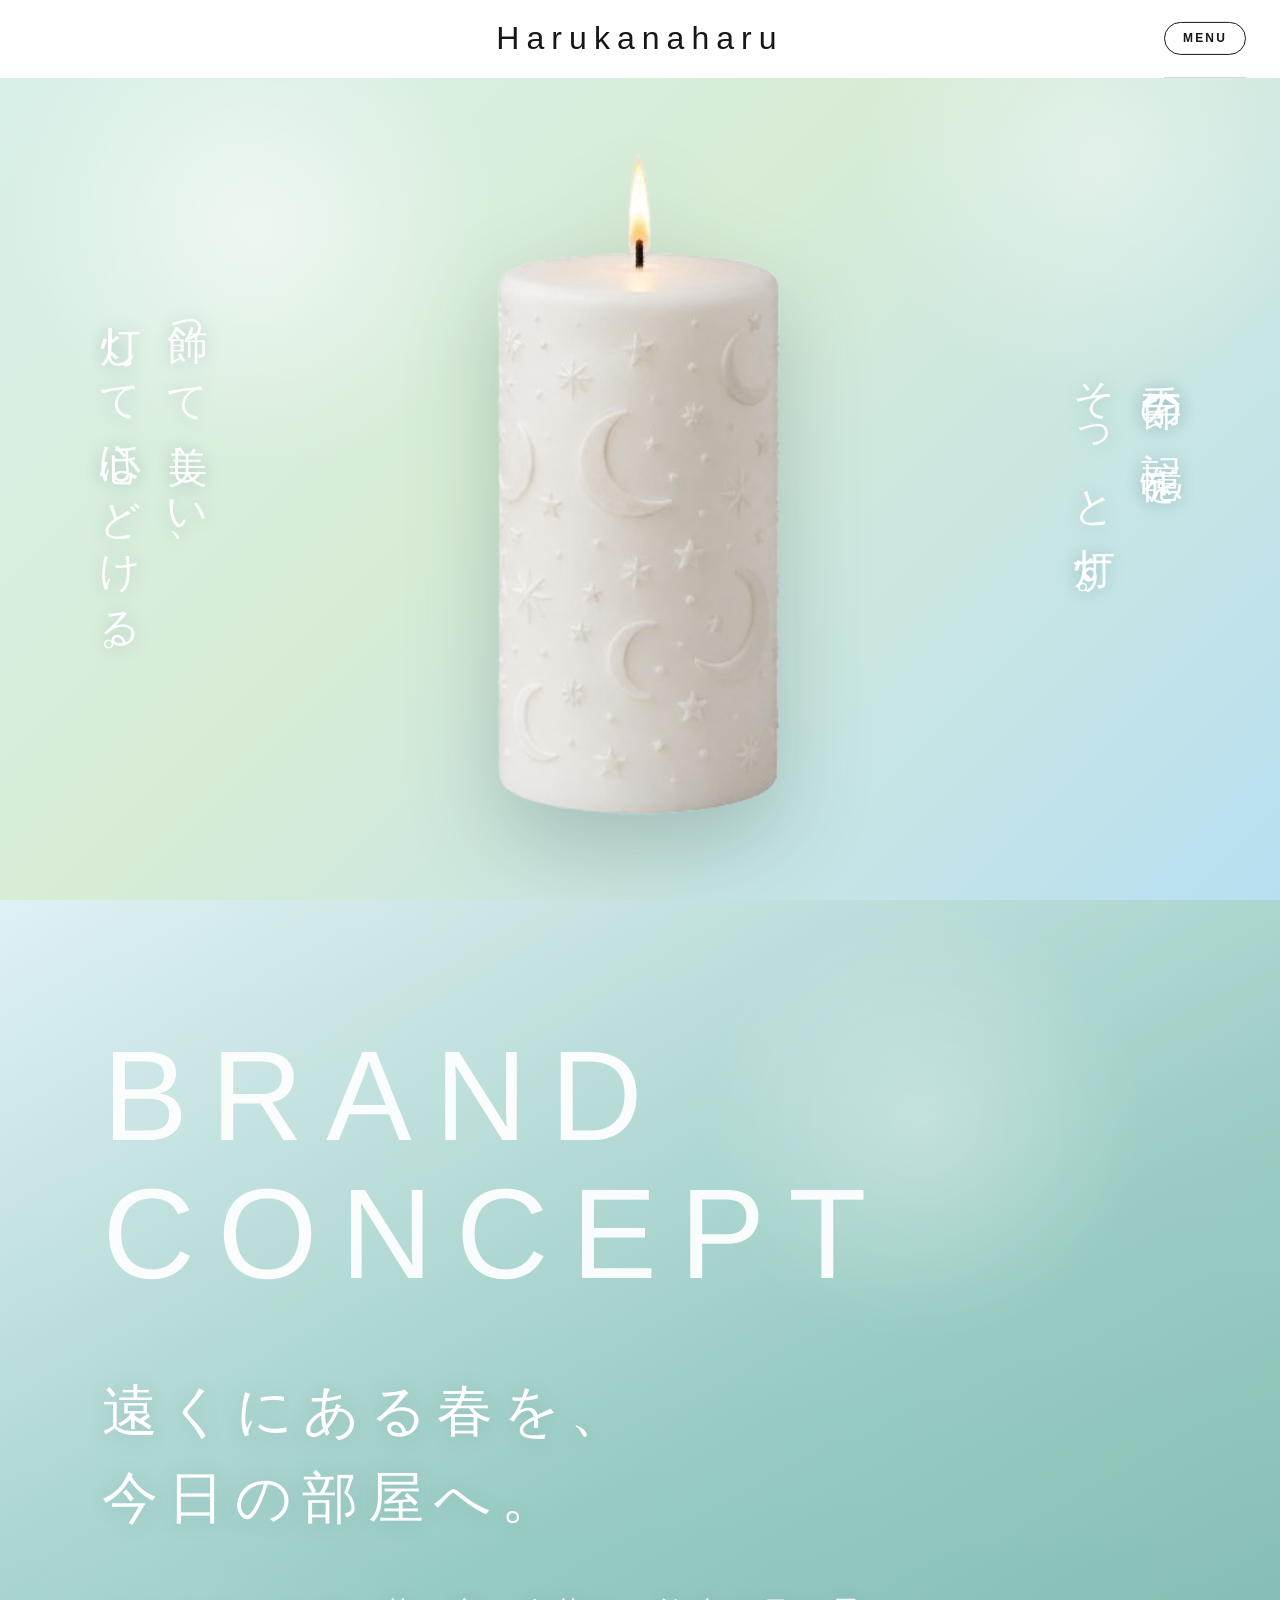
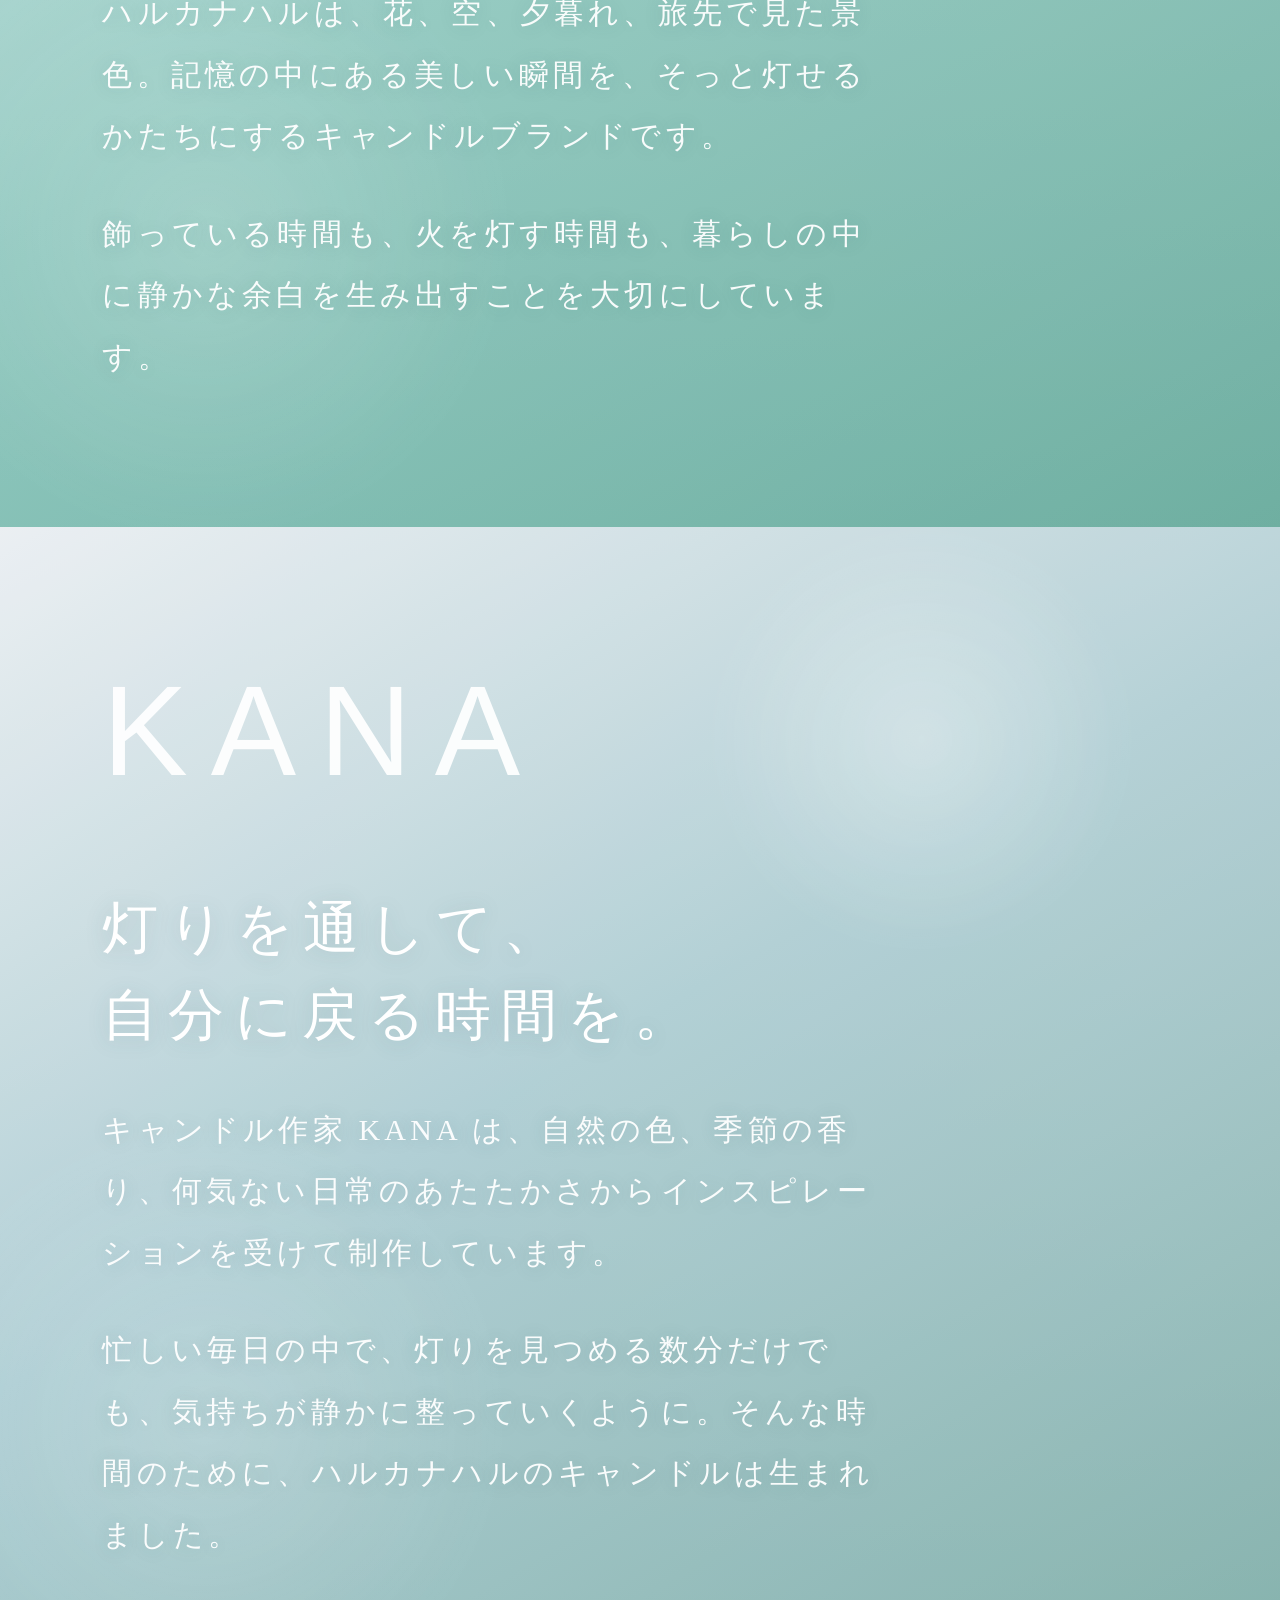
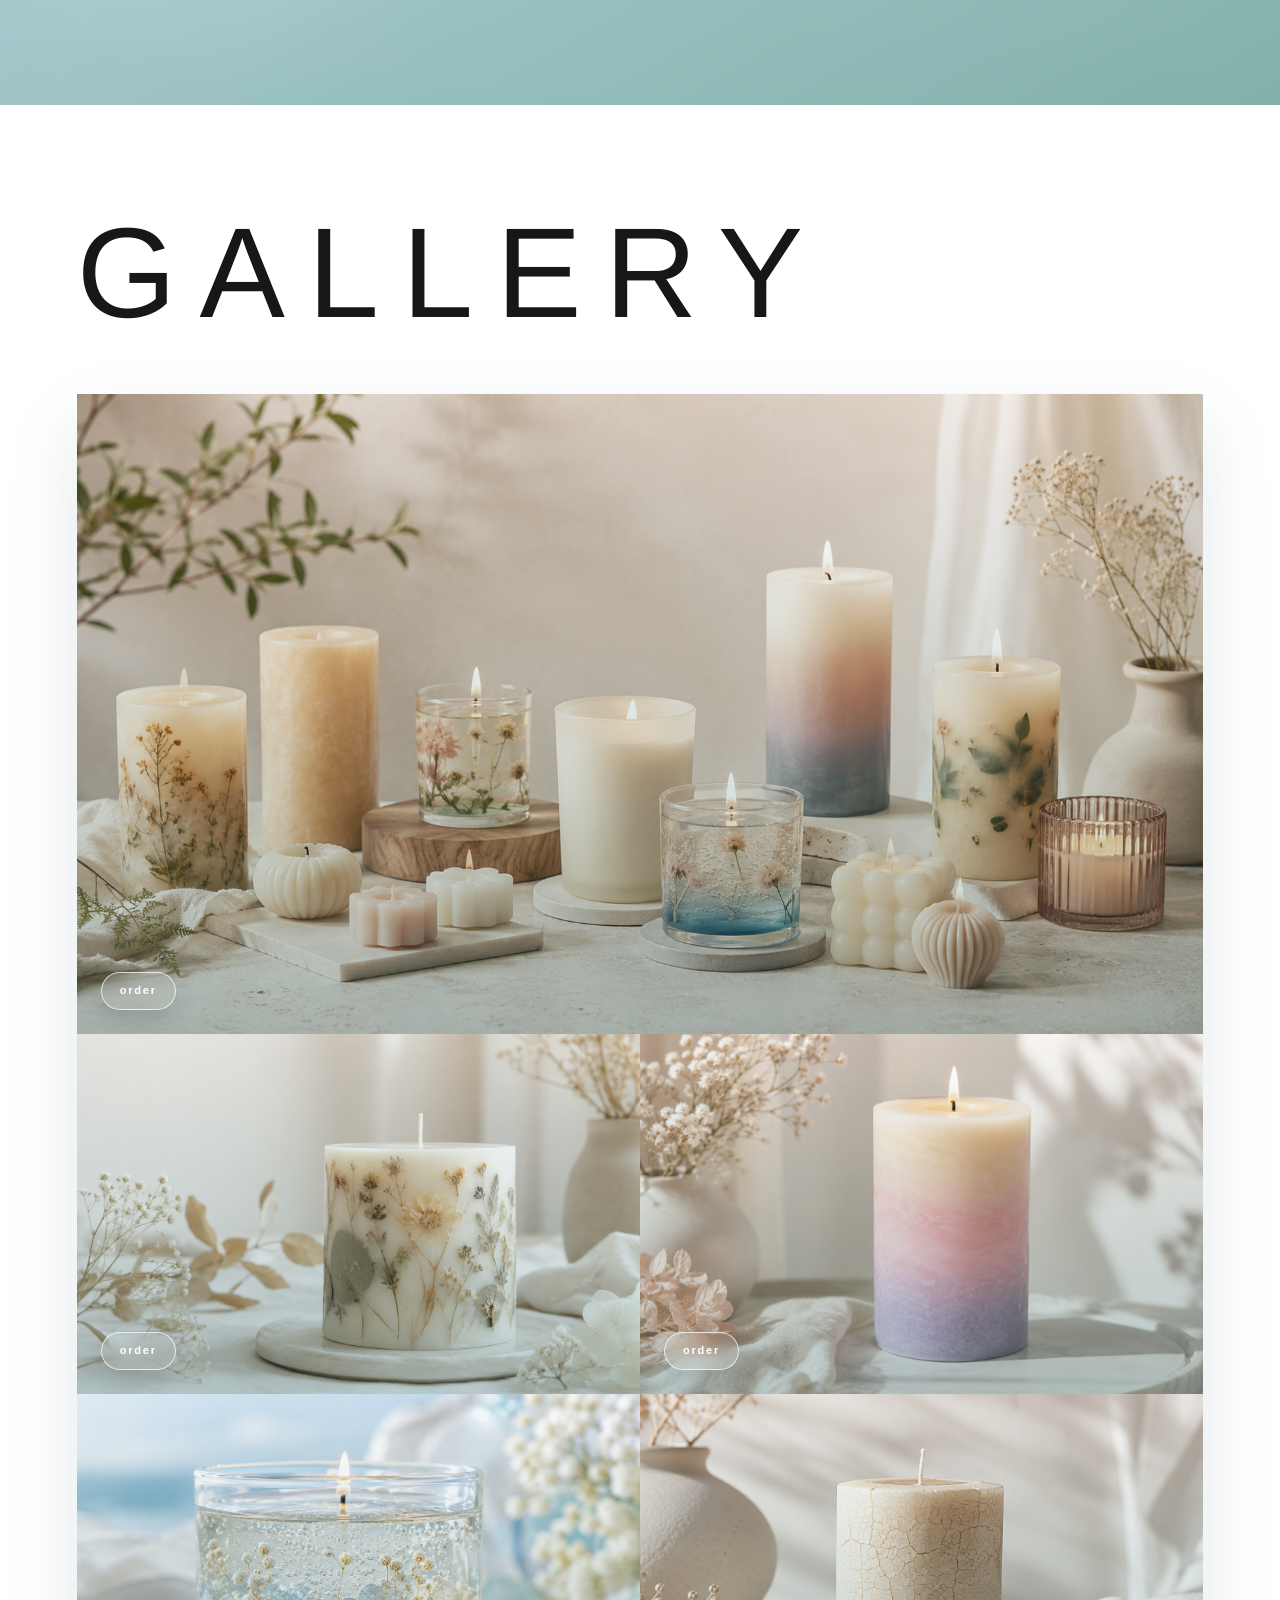
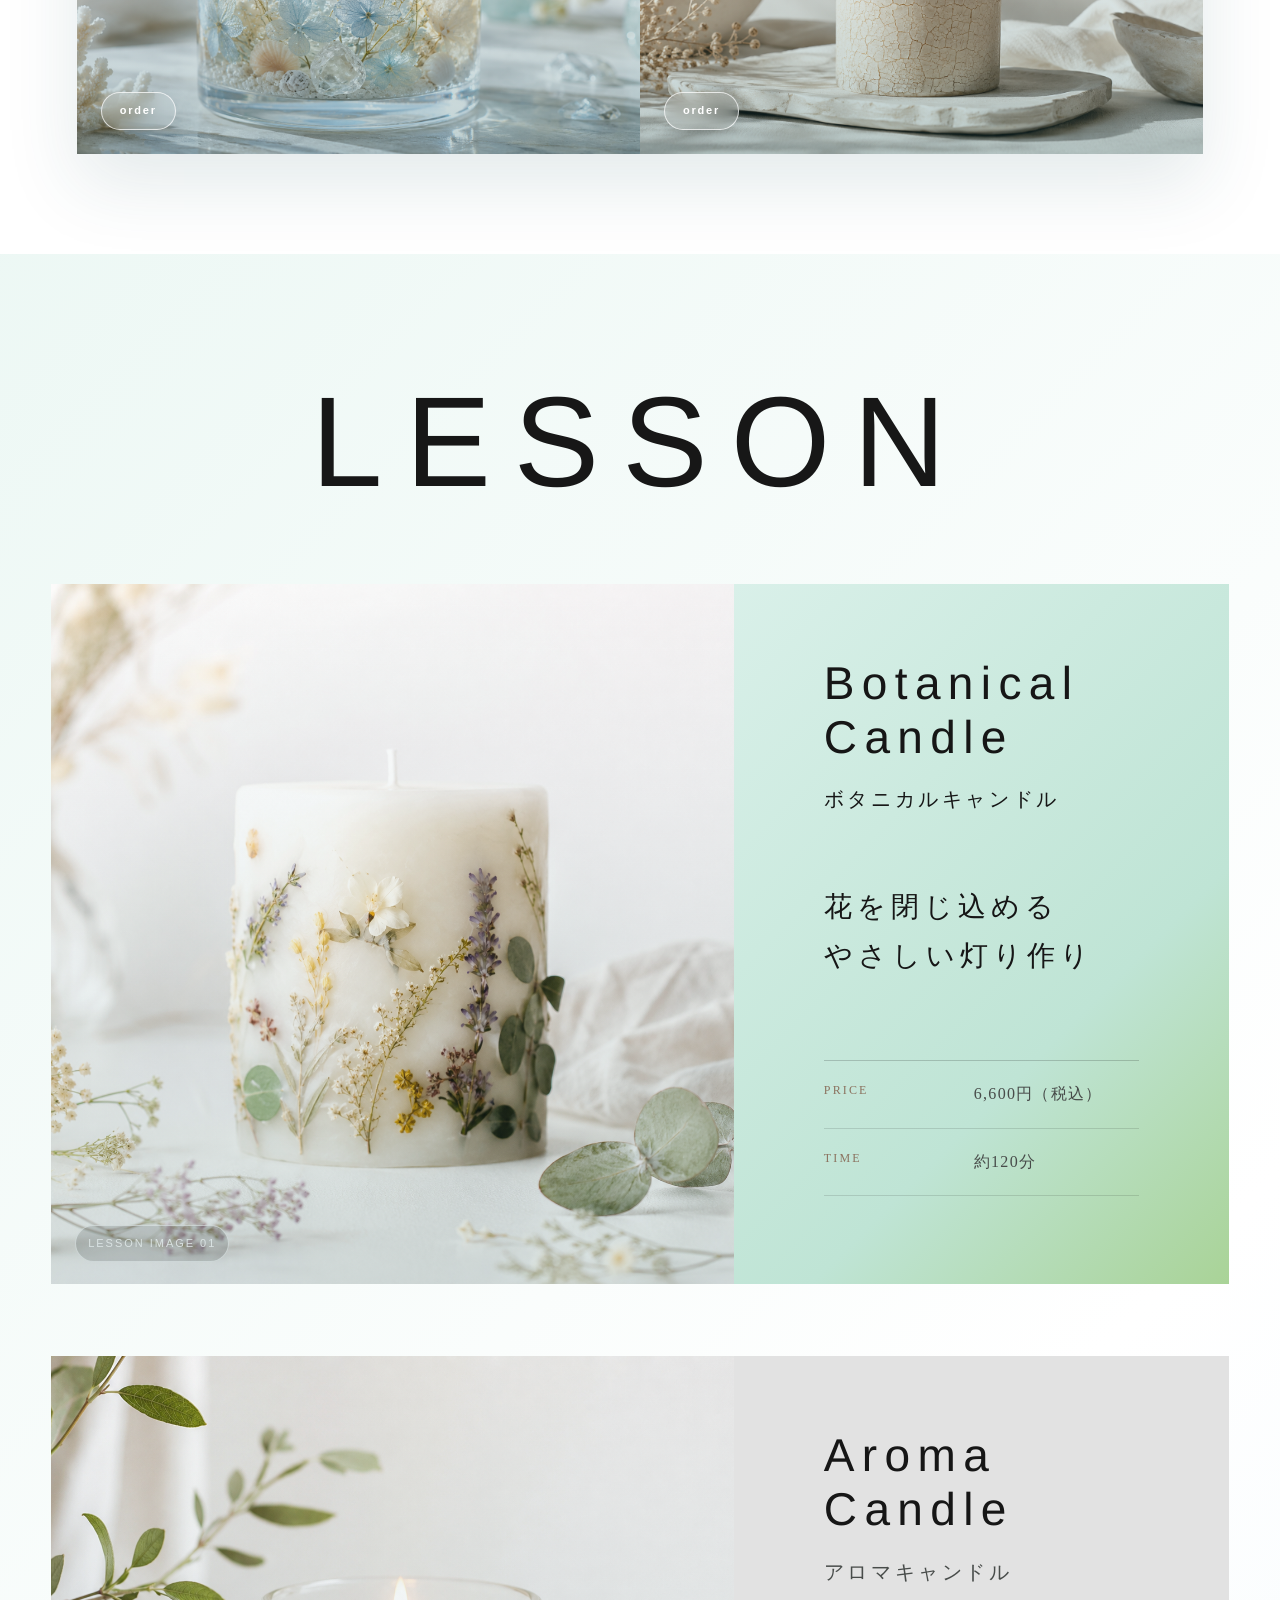
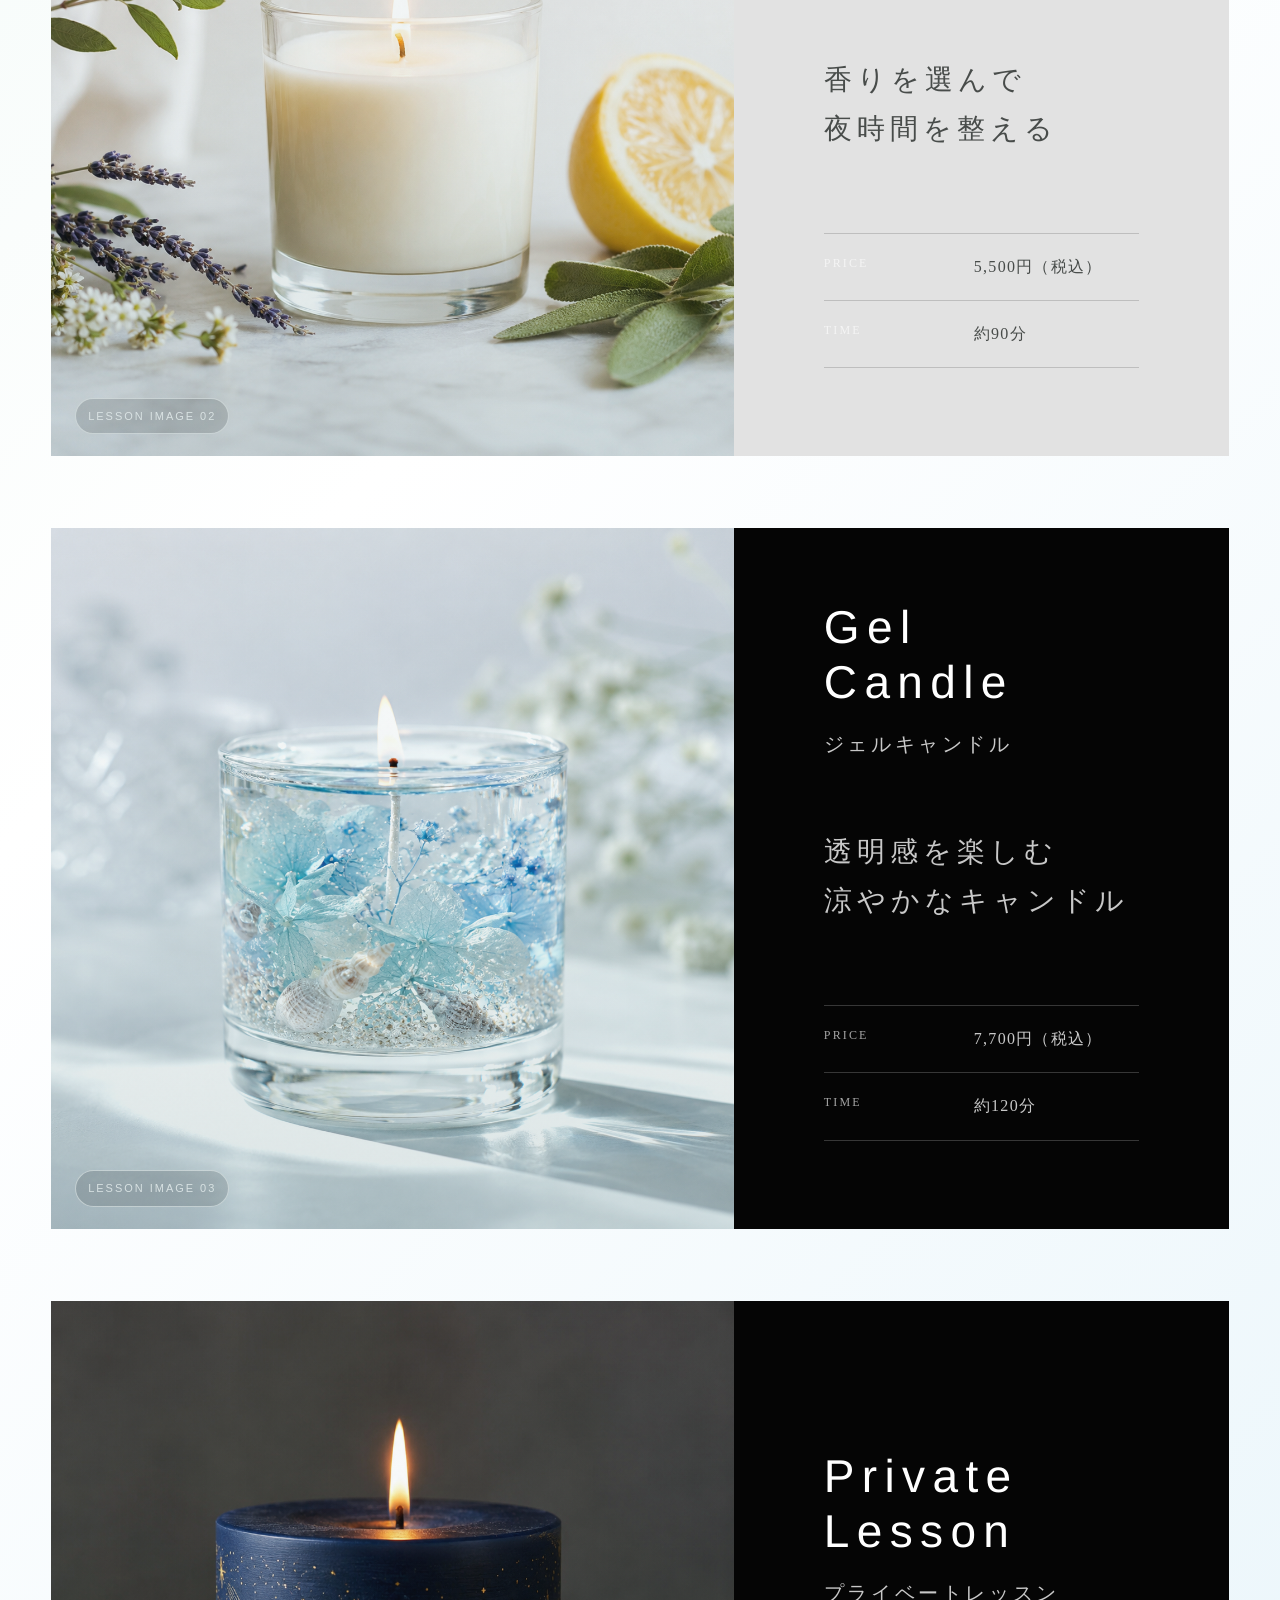
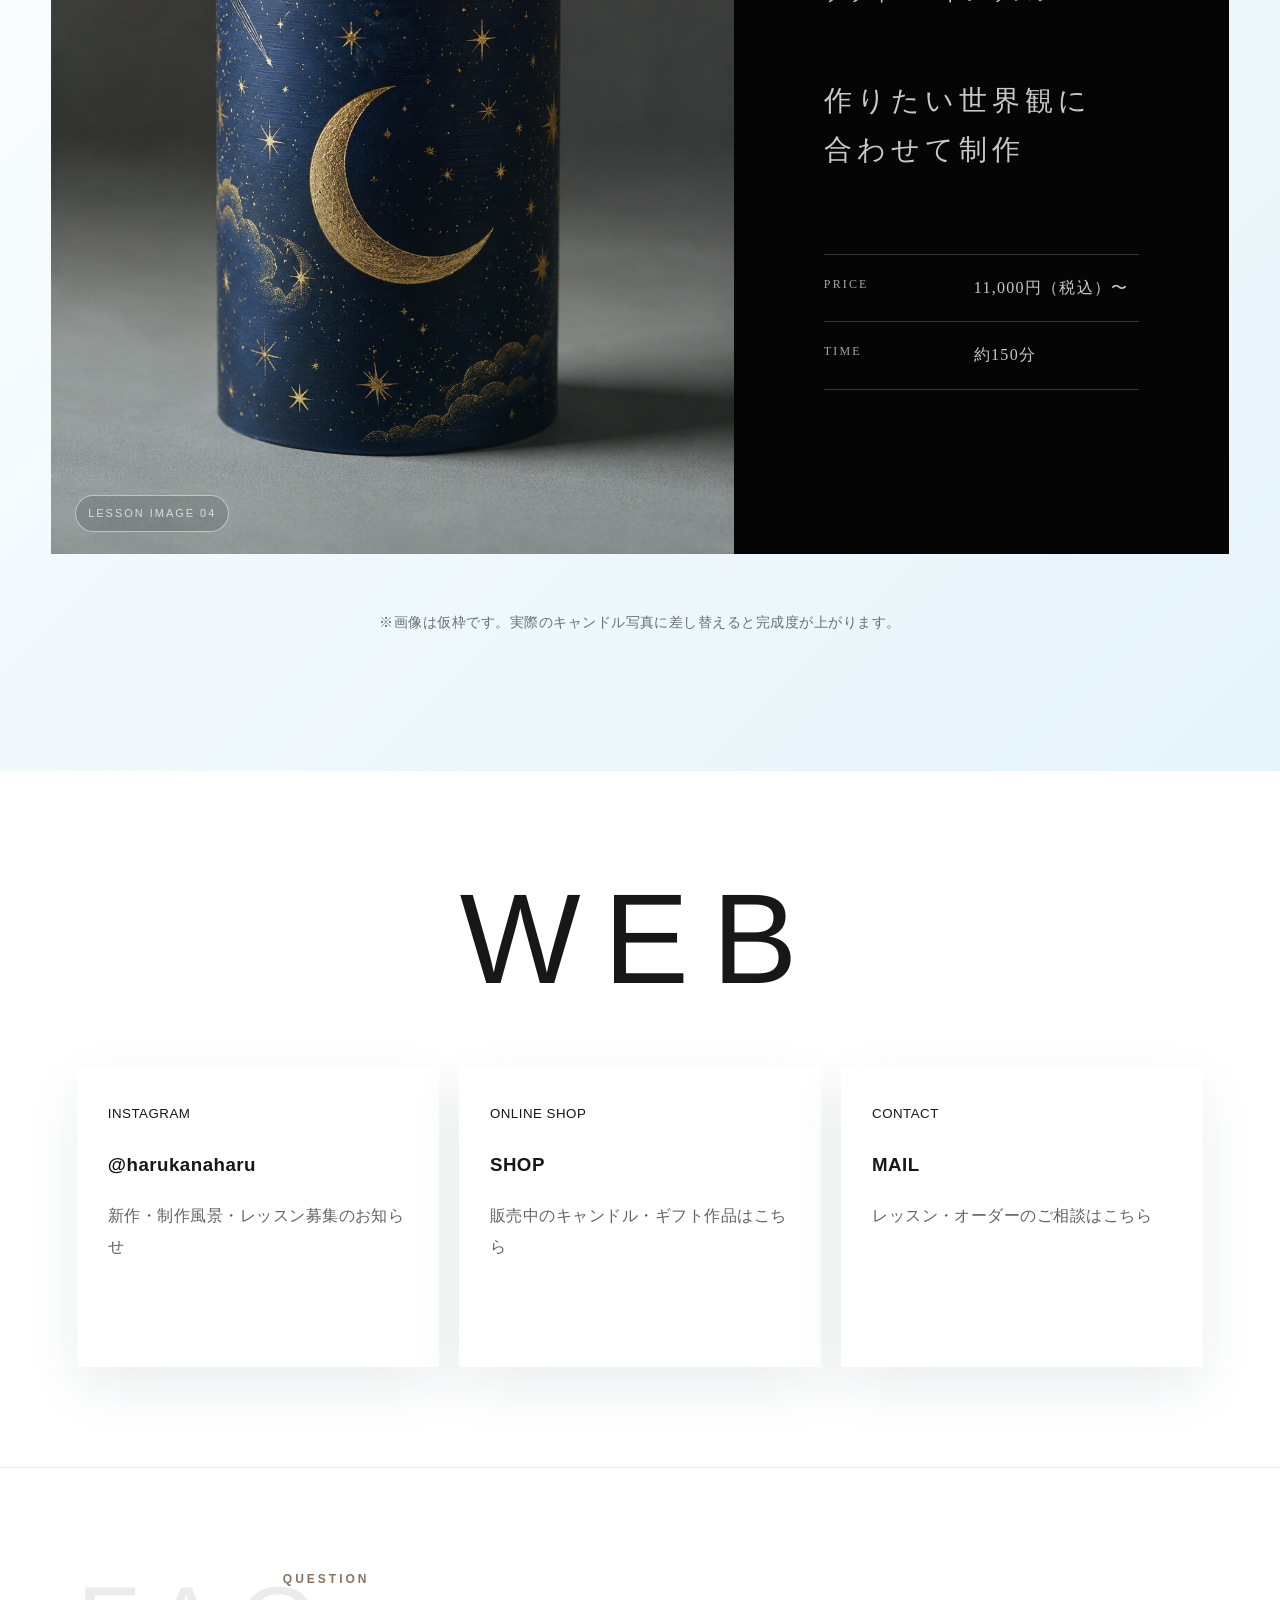
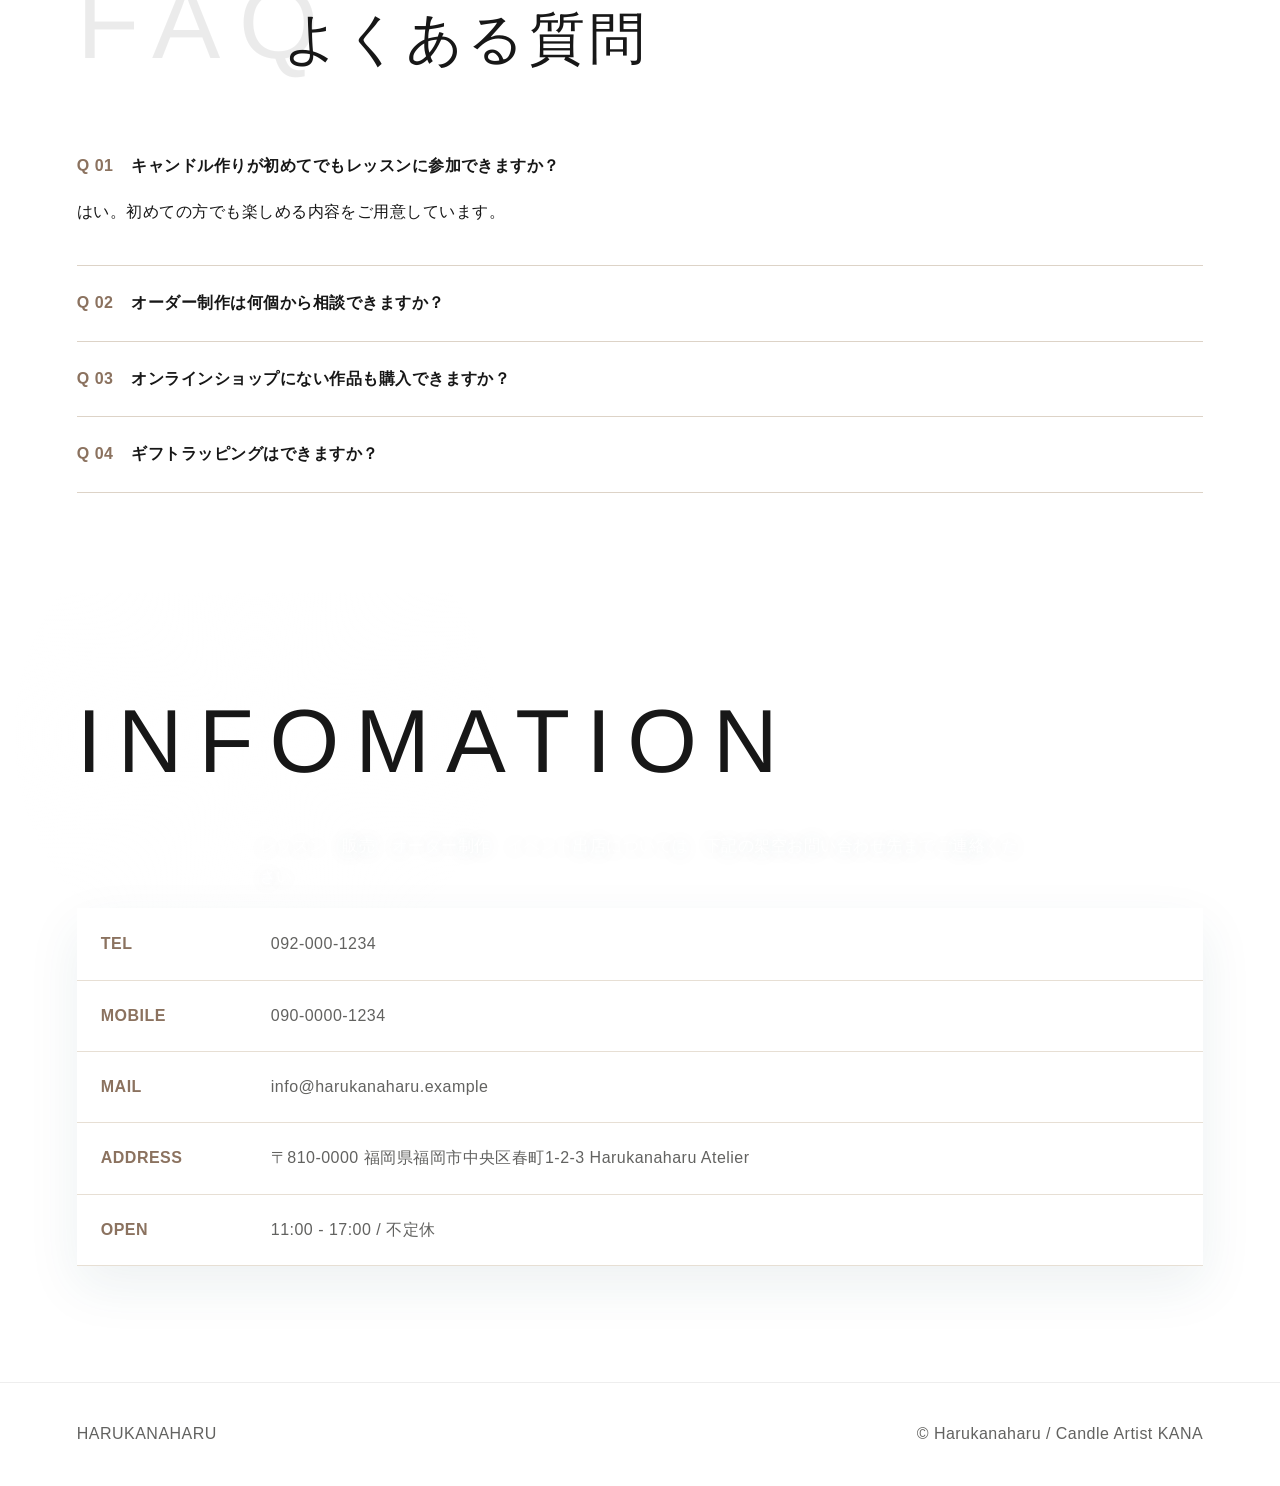
<file: index.html>
<!DOCTYPE html>
<html lang="ja">
<head>
  <meta charset="UTF-8">
  <meta name="viewport" content="width=device-width, initial-scale=1.0">
  <title>ハルカナハル | Candle Artist KANA</title>
  <meta name="description" content="キャンドル作家KANAのブランド、ハルカナハルの公式ミニサイト。作品、レッスン、販売、オーダーをご案内します。">
  <link rel="stylesheet" href="style.css?v=20260525a">
  <link rel="stylesheet" href="concept.css?v=20260525a">
  <link rel="stylesheet" href="lessons.css?v=20260525a">
  <link rel="stylesheet" href="top.css?v=20260525a">
</head>
<body>
  <header class="header">
    <div class="brand-center">Harukanaharu</div>
    <details class="desktop-menu">
      <summary>MENU</summary>
      <nav class="menu-panel" aria-label="ページ内メニュー">
        <a href="#top">TOP</a>
        <a href="#intro">CONCEPT</a>
        <a href="#profile">PROFILE</a>
        <a href="#gallery">GALLERY</a>
        <a href="#service">LESSON</a>
        <a href="#faq">FAQ</a>
        <a href="#links">SHOP</a>
      </nav>
    </details>
  </header>

  <main>
    <section class="hero" id="top">
      <div class="hero-stage">
        <p class="vertical left">飾って美しい、<br>灯して心ほどける。</p>
        <div class="hero-candle natural-candle">
          <img src="images/harukanaharu01.png" alt="ハルカナハルの白いキャンドル" fetchpriority="high">
        </div>
        <p class="vertical right">季節の記憶を、<br>そっと灯す。</p>
      </div>
      <div class="hero-bottom">
        <div class="eyebrow">CANDLE ARTIST KANA</div>
        <h1 class="catch">灯す、わたしだけの春。</h1>
        <p class="lead">日々の景色に、やわらかな灯りを。キャンドル作家 KANA が届ける、静かな春のようなキャンドルブランド。</p>
        <div class="buttons">
          <a class="btn dark" href="#gallery">VIEW WORKS</a>
          <a class="btn light" href="#contact">CONTACT</a>
        </div>
      </div>
    </section>

    <section class="concept-panel concept-brand" id="intro">
      <div class="concept-wrap">
        <h2 class="concept-en">BRAND<br>CONCEPT</h2>
        <div class="concept-copy">
          <h3>遠くにある春を、<br>今日の部屋へ。</h3>
          <p>ハルカナハルは、花、空、夕暮れ、旅先で見た景色。記憶の中にある美しい瞬間を、そっと灯せるかたちにするキャンドルブランドです。</p>
          <p>飾っている時間も、火を灯す時間も、暮らしの中に静かな余白を生み出すことを大切にしています。</p>
        </div>
      </div>
    </section>

    <section class="concept-panel concept-profile" id="profile">
      <div class="concept-wrap">
        <h2 class="concept-en">KANA</h2>
        <div class="concept-copy">
          <h3>灯りを通して、<br>自分に戻る時間を。</h3>
          <p>キャンドル作家 KANA は、自然の色、季節の香り、何気ない日常のあたたかさからインスピレーションを受けて制作しています。</p>
          <p>忙しい毎日の中で、灯りを見つめる数分だけでも、気持ちが静かに整っていくように。そんな時間のために、ハルカナハルのキャンドルは生まれました。</p>
        </div>
      </div>
    </section>

    <section class="section dark-section" id="gallery">
      <div class="inner">
        <h2 class="gallery-heading">GALLERY</h2>
        <div class="gallery">
          <article class="work large"><div class="photo" data-label="GALLERY 01"><img src="images/harukanaharu18.png" alt="ボタニカルキャンドル作品" loading="lazy"></div><div class="caption"><strong>BOTANICAL</strong><br><span>季節の花を閉じ込めた灯り</span></div></article>
          <article class="work"><div class="photo" data-label="GALLERY 02"><img src="images/harukanaharu19.png" alt="アロマキャンドル作品" loading="lazy"></div><div class="caption"><strong>AROMA</strong><br><span>香りで整える夜時間</span></div></article>
          <article class="work"><div class="photo" data-label="GALLERY 03"><img src="images/harukanaharu25.png" alt="ギフトキャンドル作品" loading="lazy"></div><div class="caption"><strong>GIFT</strong><br><span>想いを贈るキャンドル</span></div></article>
          <article class="work"><div class="photo" data-label="GALLERY 04"><img src="images/harukanaharu23.png" alt="オーダーとレッスンのキャンドル作品" loading="lazy"></div><div class="caption"><strong>ORDER LESSON</strong><br><span>オーダーとレッスンのご相談</span></div></article>
          <article class="work"><div class="photo" data-label="GALLERY 05"><img src="images/harukanaharu26.png" alt="オーダーキャンドル作品" loading="lazy"></div><div class="caption"><strong>ORDER</strong><br><span>世界にひとつの灯り</span></div></article>
        </div>
      </div>
    </section>

    <section class="lesson-section" id="service">
      <div class="lesson-inner">
        <div class="lesson-top">
          <h2 class="lesson-main-title">LESSON</h2>
        </div>
        <div class="lesson-list">
          <article class="lesson-card">
            <div class="lesson-image" data-label="LESSON IMAGE 01"><img src="images/harukanaharu09.png" alt="ボタニカルキャンドルレッスン"></div>
            <div class="lesson-info">
              <h3 class="lesson-name">Botanical<br>Candle</h3>
              <p class="lesson-jp">ボタニカルキャンドル</p>
              <p class="lesson-copy">花を閉じ込める<br>やさしい灯り作り</p>
              <dl class="lesson-meta">
                <div class="lesson-meta-row"><dt>PRICE</dt><dd>6,600円（税込）</dd></div>
                <div class="lesson-meta-row"><dt>TIME</dt><dd>約120分</dd></div>
              </dl>
            </div>
          </article>
          <article class="lesson-card">
            <div class="lesson-image" data-label="LESSON IMAGE 02"><img src="images/harukanaharu10.png" alt="アロマキャンドルレッスン"></div>
            <div class="lesson-info">
              <h3 class="lesson-name">Aroma<br>Candle</h3>
              <p class="lesson-jp">アロマキャンドル</p>
              <p class="lesson-copy">香りを選んで<br>夜時間を整える</p>
              <dl class="lesson-meta">
                <div class="lesson-meta-row"><dt>PRICE</dt><dd>5,500円（税込）</dd></div>
                <div class="lesson-meta-row"><dt>TIME</dt><dd>約90分</dd></div>
              </dl>
            </div>
          </article>
          <article class="lesson-card">
            <div class="lesson-image" data-label="LESSON IMAGE 03"><img src="images/harukanaharu13.png" alt="ジェルキャンドルレッスン"></div>
            <div class="lesson-info">
              <h3 class="lesson-name">Gel<br>Candle</h3>
              <p class="lesson-jp">ジェルキャンドル</p>
              <p class="lesson-copy">透明感を楽しむ<br>涼やかなキャンドル</p>
              <dl class="lesson-meta">
                <div class="lesson-meta-row"><dt>PRICE</dt><dd>7,700円（税込）</dd></div>
                <div class="lesson-meta-row"><dt>TIME</dt><dd>約120分</dd></div>
              </dl>
            </div>
          </article>
          <article class="lesson-card">
            <div class="lesson-image" data-label="LESSON IMAGE 04"><img src="images/harukanaharu02.png" alt="プライベートレッスン"></div>
            <div class="lesson-info">
              <h3 class="lesson-name">Private<br>Lesson</h3>
              <p class="lesson-jp">プライベートレッスン</p>
              <p class="lesson-copy">作りたい世界観に<br>合わせて制作</p>
              <dl class="lesson-meta">
                <div class="lesson-meta-row"><dt>PRICE</dt><dd>11,000円（税込）〜</dd></div>
                <div class="lesson-meta-row"><dt>TIME</dt><dd>約150分</dd></div>
              </dl>
            </div>
          </article>
        </div>
        <p class="lesson-note">※画像は仮枠です。実際のキャンドル写真に差し替えると完成度が上がります。</p>
      </div>
    </section>

    <section class="section dark-section" id="links">
      <div class="inner">
        <div class="head web-head">
          <h2 class="web-title">WEB</h2>
        </div>
        <div class="links">
          <a class="linkbox" href="https://www.instagram.com/"><small>INSTAGRAM</small><h3>@harukanaharu</h3><p>新作・制作風景・レッスン募集のお知らせ</p></a>
          <a class="linkbox" href="#"><small>ONLINE SHOP</small><h3>SHOP</h3><p>販売中のキャンドル・ギフト作品はこちら</p></a>
          <a class="linkbox" href="#contact"><small>CONTACT</small><h3>MAIL</h3><p>レッスン・オーダーのご相談はこちら</p></a>
        </div>
      </div>
    </section>

    <section class="section" id="faq">
      <div class="inner">
        <div class="head"><div class="en">FAQ</div><div><div class="kicker">QUESTION</div><h2 class="title">よくある質問</h2></div></div>
        <details open><summary><span class="q">Q 01</span>キャンドル作りが初めてでもレッスンに参加できますか？</summary><p>はい。初めての方でも楽しめる内容をご用意しています。</p></details>
        <details><summary><span class="q">Q 02</span>オーダー制作は何個から相談できますか？</summary><p>1点もののギフトから、複数制作までご相談いただけます。</p></details>
        <details><summary><span class="q">Q 03</span>オンラインショップにない作品も購入できますか？</summary><p>在庫状況や制作スケジュールによって対応可能です。</p></details>
        <details><summary><span class="q">Q 04</span>ギフトラッピングはできますか？</summary><p>ギフト用の簡易ラッピングに対応しています。</p></details>
      </div>
    </section>

    <section class="section soft" id="contact">
      <div class="inner contact">
        <div>
          <div class="kicker">CONTACT</div>
          <h2 class="title information-title">INFOMATION</h2>
          <p class="lead">レッスン、販売、オーダー制作、イベント出店については、下記の架空お問い合わせ先までご連絡ください。</p>
        </div>
        <dl class="table">
          <div class="row"><dt>TEL</dt><dd>092-000-1234</dd></div>
          <div class="row"><dt>MOBILE</dt><dd>090-0000-1234</dd></div>
          <div class="row"><dt>MAIL</dt><dd>info@harukanaharu.example</dd></div>
          <div class="row"><dt>ADDRESS</dt><dd>〒810-0000 福岡県福岡市中央区春町1-2-3 Harukanaharu Atelier</dd></div>
          <div class="row"><dt>OPEN</dt><dd>11:00 - 17:00 / 不定休</dd></div>
        </dl>
      </div>
    </section>
  </main>

  <footer><div class="footer-inner"><div>HARUKANAHARU</div><div>© Harukanaharu / Candle Artist KANA</div></div></footer>
</body>
</html>
</file>
<file: style.css>
*{box-sizing:border-box}html{scroll-behavior:smooth}body{margin:0;background:#fff;color:#171717;font-family:-apple-system,BlinkMacSystemFont,'Hiragino Sans','Yu Gothic',sans-serif;line-height:1.9;letter-spacing:.03em}a{color:inherit;text-decoration:none}.header{position:sticky;top:0;z-index:10;height:78px;display:flex;align-items:center;justify-content:center;padding:0 34px;background:rgba(255,255,255,.94);backdrop-filter:blur(14px);border-bottom:1px solid rgba(255,255,255,.75)}.logo{position:absolute;left:34px;font-weight:900;letter-spacing:.18em;line-height:1.1}.logo small{display:block;margin-top:4px;font-size:10px;color:#666;letter-spacing:.22em}.brand-center{font-size:32px;letter-spacing:.22em;font-weight:400}.nav{position:absolute;right:34px;display:flex;gap:18px;font-size:11px;font-weight:800;letter-spacing:.14em}.nav .shop{border:1px solid #171717;border-radius:999px;padding:5px 12px}.desktop-menu{position:absolute;right:34px;top:50%;transform:translateY(-50%);z-index:20}.desktop-menu summary{list-style:none;cursor:pointer;border:1px solid #171717;border-radius:999px;padding:6px 18px;background:#fff;font-size:12px;font-weight:900;letter-spacing:.18em;line-height:1.6}.desktop-menu summary::-webkit-details-marker{display:none}.desktop-menu[open] summary{background:#171717;color:#fff}.menu-panel{position:absolute;right:0;top:calc(100% + 14px);display:grid;gap:0;min-width:190px;padding:10px;background:rgba(255,255,255,.97);border:1px solid rgba(23,23,23,.14);box-shadow:0 20px 50px rgba(0,0,0,.12);backdrop-filter:blur(12px)}.menu-panel a{display:block;padding:10px 14px;border-radius:999px;font-size:12px;font-weight:900;letter-spacing:.16em;line-height:1.4}.menu-panel a:hover{background:#171717;color:#fff}.hero,.soft,.dark-section{background:linear-gradient(135deg,#d9f0e9 0%,#d8ecd5 42%,#b8dff1 100%);position:relative;overflow:hidden}.hero:before,.soft:before,.dark-section:before{content:'';position:absolute;inset:0;background:radial-gradient(circle at 20% 18%,rgba(255,255,255,.55),transparent 20%),radial-gradient(circle at 86% 10%,rgba(255,255,255,.38),transparent 18%);pointer-events:none}.hero{min-height:calc(100vh - 78px);padding:56px 20px 74px}.hero-stage{position:relative;z-index:1;min-height:calc(100vh - 210px);display:grid;grid-template-columns:1fr minmax(260px,520px) 1fr;align-items:center;gap:22px;max-width:1180px;margin:auto}.vertical{writing-mode:vertical-rl;text-orientation:mixed;color:rgba(255,255,255,.94);font-size:clamp(25px,3vw,42px);line-height:1.85;letter-spacing:.18em;font-weight:400;text-shadow:0 1px 18px rgba(49,91,101,.22);margin:auto;white-space:nowrap}.vertical.left{justify-self:end}.vertical.right{justify-self:start}.hero-candle{position:relative;display:flex;justify-content:center;align-items:flex-end;min-height:640px}.hero-candle img{position:relative;z-index:2;width:min(100%,500px);max-height:74vh;object-fit:contain;filter:drop-shadow(0 35px 45px rgba(18,45,47,.22))}.hero-candle.no-image:before{content:'';position:absolute;bottom:0;width:190px;height:520px;border-radius:95px 95px 24px 24px;background:linear-gradient(90deg,#eee,#fff 42%,#b7b7b7 50%,#fff 58%,#dedede);box-shadow:0 28px 55px rgba(16,45,51,.2)}.hero-candle.no-image:after{content:'';position:absolute;bottom:478px;width:330px;height:170px;border-radius:50%;background:radial-gradient(circle,#fff 0 44%,#202020 45% 64%,#0c0c0c 65%);box-shadow:0 20px 40px rgba(0,0,0,.28)}.hero-bottom{position:relative;z-index:1;text-align:center;margin-top:20px}.eyebrow,.kicker{font-size:12px;font-weight:900;letter-spacing:.25em;color:#8b725f}.catch{font-size:clamp(22px,3vw,38px);line-height:1.5;letter-spacing:.12em;margin:0 0 10px}.lead{color:#626260;max-width:760px;margin-left:auto;margin-right:auto}.buttons{display:flex;gap:14px;justify-content:center;flex-wrap:wrap;margin-top:24px}.btn{display:inline-flex;align-items:center;justify-content:center;min-height:46px;padding:0 24px;border-radius:999px;font-size:13px;font-weight:900;letter-spacing:.12em}.dark{background:#171717;color:#fff}.light{border:1px solid #171717;background:rgba(255,255,255,.55)}.gallery-heading{font-family:'Avenir Next','Helvetica Neue',Arial,sans-serif;font-size:clamp(58px,10vw,128px);line-height:1.08;letter-spacing:.18em;font-weight:700;color:#171717;margin:0 0 50px;-webkit-font-smoothing:antialiased;text-rendering:geometricPrecision}.photo{position:relative;min-height:100%;background:radial-gradient(circle at 50% 38%,rgba(255,255,255,.58),transparent 22%),linear-gradient(135deg,#d9f0e9,#8fc4ba 55%,#b8dff1);overflow:hidden}.photo img{width:100%;height:100%;object-fit:cover;display:block}.photo:before{content:'';position:absolute;inset:0;background:linear-gradient(180deg,rgba(255,255,255,.04),rgba(34,96,102,.28));z-index:1}.photo:after{content:attr(data-label);position:absolute;left:24px;bottom:24px;color:#fff;border:1px solid rgba(255,255,255,.62);border-radius:999px;padding:8px 14px;font-size:11px;font-weight:900;letter-spacing:.16em;z-index:2}.section{position:relative;padding:100px 6vw;border-top:1px solid rgba(221,211,199,.5);background:#fff}.soft,.dark-section{color:#fff;border-top:0}.soft .inner,.dark-section .inner{position:relative;z-index:1}.soft .title,.soft .lead,.dark-section .title,.dark-section .lead{color:rgba(255,255,255,.95);text-shadow:0 1px 18px rgba(47,94,99,.16)}.soft .kicker,.dark-section .kicker{color:rgba(255,255,255,.82)}.inner{width:min(1160px,100%);margin:auto}.head{display:grid;grid-template-columns:170px 1fr;gap:36px;margin-bottom:50px}.en{font-family:Arial,sans-serif;font-size:clamp(42px,7vw,90px);line-height:.9;font-weight:900;opacity:.08}.soft .en,.dark-section .en{color:#fff;opacity:.28}.title{margin:10px 0 0;font-size:clamp(30px,4.5vw,56px);line-height:1.35;letter-spacing:.08em;font-weight:500}.gallery{display:grid;grid-template-columns:1fr 1fr;gap:0;width:100%;background:#fff;box-shadow:0 30px 70px rgba(30,80,90,.12)}.work{position:relative;min-height:360px;overflow:hidden}.work.large{grid-column:1/-1;min-height:640px}.work .photo{position:absolute;inset:0}.caption{position:absolute;left:24px;bottom:24px;color:#fff;z-index:3;text-shadow:0 2px 18px rgba(0,0,0,.35)}.gallery .photo:after{display:none}.gallery .caption{display:none}.gallery .work:after{content:'order';position:absolute;left:24px;bottom:24px;z-index:4;display:inline-flex;align-items:center;justify-content:center;padding:10px 18px;border:1px solid rgba(255,255,255,.72);border-radius:999px;background:rgba(255,255,255,.1);backdrop-filter:blur(8px);color:#fff;font-size:11px;font-weight:900;letter-spacing:.16em;line-height:1.4;text-transform:lowercase;box-shadow:0 10px 24px rgba(0,0,0,.12);pointer-events:none}.cards,.links{display:grid;grid-template-columns:repeat(3,1fr);gap:20px}.card,.linkbox{background:rgba(255,255,255,.9);color:#171717;border:1px solid rgba(255,255,255,.65);padding:30px;min-height:300px;box-shadow:0 20px 50px rgba(30,80,90,.09)}.card h3{font-size:26px;line-height:1.45}.linkbox p,.card p{color:#626260}details{border-bottom:1px solid #ddd3c7;padding:22px 0;background:#fff}summary{cursor:pointer;font-weight:900;list-style:none}.q{color:#8b725f;margin-right:18px}.table{background:rgba(255,255,255,.92);border-top:1px solid rgba(255,255,255,.7);box-shadow:0 20px 50px rgba(30,80,90,.08)}.row{display:grid;grid-template-columns:150px 1fr;gap:20px;padding:20px 24px;border-bottom:1px solid #e7dfd4}.row dt{color:#8b725f;font-weight:900}.row dd{margin:0;color:#626260}footer{background:#fff;color:#626260;border-top:1px solid #eee;padding:36px 6vw}.footer-inner{width:min(1160px,100%);margin:auto;display:flex;justify-content:space-between}@media(max-width:900px){.header{height:78px;padding:0 18px}.logo,.nav,.desktop-menu{display:none}.brand-center{font-size:28px}.hero{padding:34px 12px 56px}.hero-stage{grid-template-columns:54px 1fr 54px;gap:8px;min-height:68vh}.vertical{font-size:18px;line-height:1.75;letter-spacing:.12em}.hero-candle{min-height:560px}.gallery-heading{font-size:50px;letter-spacing:.16em;margin-bottom:36px}.hero-candle.no-image:before{width:128px;height:430px;border-radius:64px 64px 18px 18px}.hero-candle.no-image:after{bottom:392px;width:240px;height:124px}.head{grid-template-columns:1fr}.cards,.links{grid-template-columns:1fr}.gallery{grid-template-columns:1fr 1fr}.work{min-height:250px}.work.large{grid-column:1/-1;min-height:430px}.section{padding:76px 22px}.footer-inner{flex-direction:column;gap:8px}}@media(max-width:560px){.gallery{grid-template-columns:1fr 1fr}.work{min-height:210px}.work.large{min-height:390px}.row{grid-template-columns:1fr;gap:4px}}
</file>
<file: concept.css>
.concept-panel{position:relative;min-height:86vh;overflow:hidden;padding:104px 8vw;color:#fff;background:linear-gradient(150deg,#d9eef0 0%,#8cc4ba 48%,#6aa899 100%)}.concept-profile{background:linear-gradient(150deg,#e7ecf0 0%,#a9c9cf 45%,#7faaa3 100%);padding-top:136px}.concept-brand{padding-top:128px}.concept-panel:before{content:'';position:absolute;inset:0;background:radial-gradient(circle at 72% 18%,rgba(255,255,255,.34),transparent 16%),radial-gradient(circle at 16% 76%,rgba(255,255,255,.18),transparent 22%);opacity:.9}.concept-panel:after{content:'';position:absolute;inset:0;background:linear-gradient(180deg,rgba(255,255,255,.16),rgba(39,98,102,.2));mix-blend-mode:screen}.concept-wrap{position:relative;z-index:1;max-width:980px;margin:0 auto 0 0}.concept-kicker{margin:0 0 8px;font-family:'Helvetica Neue','Avenir Next','Avenir','Century Gothic',sans-serif;font-size:13px;letter-spacing:.24em;color:rgba(60,45,45,.92);font-weight:500;-webkit-font-smoothing:antialiased;text-rendering:geometricPrecision}.concept-en{margin:0 0 64px;font-family:'Helvetica Neue','Avenir Next','Avenir','Century Gothic',sans-serif;font-size:clamp(58px,10vw,128px);line-height:1.08;letter-spacing:.18em;font-weight:400;color:rgba(255,255,255,.92);-webkit-font-smoothing:antialiased;text-rendering:geometricPrecision}.concept-profile .concept-en{margin-bottom:84px}.concept-copy{max-width:780px}.concept-copy h3{font-size:clamp(28px,5vw,56px);line-height:1.55;letter-spacing:.18em;font-weight:400;margin:0 0 40px;color:#fff;text-shadow:0 2px 22px rgba(49,91,101,.18)}.concept-copy p{font-size:clamp(17px,2.4vw,30px);line-height:2.05;letter-spacing:.14em;margin:0 0 36px;color:rgba(255,255,255,.94);text-shadow:0 1px 18px rgba(47,94,99,.18)}.concept-highlight{display:inline-block;margin:4px 0 36px;padding:10px 18px;background:rgba(255,255,255,.82);color:#456d68;font-size:clamp(19px,2.4vw,32px);letter-spacing:.16em;line-height:1.5}.concept-profile .concept-highlight{color:#68737a}@media(max-width:760px){.concept-panel{padding:78px 32px;min-height:auto}.concept-brand{padding-top:92px}.concept-profile{padding-top:92px}.concept-en{font-size:50px;letter-spacing:.16em;margin-bottom:52px}.concept-profile .concept-en{margin-bottom:62px}.concept-copy h3{font-size:28px;letter-spacing:.14em;margin-bottom:32px}.concept-copy p{font-size:18px;line-height:2.05;letter-spacing:.11em;margin-bottom:34px}.concept-highlight{font-size:18px;letter-spacing:.1em;margin-bottom:34px}}
</file>
<file: lessons.css>
.lesson-section{position:relative;padding:118px 6vw 110px;background:#fff;overflow:hidden}.lesson-section:before{content:'';position:absolute;inset:0;background:linear-gradient(135deg,rgba(217,240,233,.48),rgba(255,255,255,.92) 44%,rgba(184,223,241,.35));pointer-events:none}.lesson-inner{position:relative;z-index:1;width:min(980px,100%);margin:0 auto}.lesson-top{text-align:center;margin-bottom:78px}.lesson-main-title{margin:0!important;font-family:'Helvetica Neue','Avenir Next','Avenir','Century Gothic',sans-serif;font-size:0!important;line-height:0!important;letter-spacing:0!important;font-weight:400;color:transparent!important;-webkit-font-smoothing:antialiased;text-rendering:geometricPrecision}.lesson-main-title br{display:none!important}.lesson-main-title:after{content:'LESSON';display:block;font-size:clamp(46px,8vw,84px);line-height:1;letter-spacing:.18em;font-weight:400;color:#171717;text-align:center}.lesson-sub{display:none!important}.lesson-list{display:grid;gap:92px}.lesson-card{background:#fff;box-shadow:0 28px 80px rgba(36,77,82,.12)}.lesson-image{height:clamp(300px,52vw,560px);background:linear-gradient(135deg,#e9f5f1,#c9e4dc 55%,#eaf4f8);position:relative;overflow:hidden}.lesson-image img{width:100%;height:100%;object-fit:cover;display:block}.lesson-image:after{content:attr(data-label);position:absolute;left:24px;bottom:22px;color:rgba(255,255,255,.9);font-family:'Helvetica Neue','Avenir Next','Avenir','Century Gothic',sans-serif;font-size:11px;letter-spacing:.18em;font-weight:400;border:1px solid rgba(255,255,255,.65);border-radius:999px;padding:7px 12px;background:rgba(0,0,0,.14)}.lesson-image:before{content:'';position:absolute;inset:0;background:linear-gradient(180deg,rgba(255,255,255,.04),rgba(38,98,100,.16));z-index:1}.lesson-image img{position:relative;z-index:0}.lesson-info{padding:58px 64px 64px;background:linear-gradient(135deg,#d9f0e9,#c9e5dc);color:#161616}.lesson-card:nth-child(even) .lesson-info{background:#050505;color:#fff}.lesson-card:nth-child(even) .lesson-meta{border-color:rgba(255,255,255,.22)}.lesson-card:nth-child(even) .lesson-meta-row{border-color:rgba(255,255,255,.18)}.lesson-card:nth-child(even) .lesson-info p,.lesson-card:nth-child(even) .lesson-meta dd{color:rgba(255,255,255,.78)}.lesson-name{margin:0;font-family:'Helvetica Neue','Avenir Next','Avenir','Century Gothic',sans-serif;font-size:clamp(42px,7vw,72px);line-height:1.16;letter-spacing:.16em;font-weight:400;-webkit-font-smoothing:antialiased;text-rendering:geometricPrecision}.lesson-jp{margin:14px 0 42px;font-size:20px;letter-spacing:.18em}.lesson-copy{margin:0 0 42px;font-size:clamp(20px,3.2vw,34px);line-height:1.75;letter-spacing:.16em;font-weight:400}.lesson-meta{border-top:1px solid rgba(0,0,0,.18)}.lesson-meta-row{display:grid;grid-template-columns:130px 1fr;gap:20px;padding:18px 0;border-bottom:1px solid rgba(0,0,0,.12)}.lesson-meta dt{font-family:'Helvetica Neue','Avenir Next','Avenir','Century Gothic',sans-serif;font-size:12px;letter-spacing:.18em;font-weight:400;color:#8b725f}.lesson-card:nth-child(even) .lesson-meta dt{color:rgba(255,255,255,.64)}.lesson-meta dd{margin:0;color:#484c4a;letter-spacing:.08em}.lesson-note{text-align:center;margin-top:56px;color:#68706e;font-size:14px}@media(max-width:760px){.lesson-section{padding:88px 8vw 82px}.lesson-top{margin-bottom:54px}.lesson-list{gap:70px}.lesson-image{height:330px}.lesson-info{padding:42px 28px 46px}.lesson-name{font-size:42px;letter-spacing:.14em}.lesson-jp{font-size:16px;margin-bottom:30px}.lesson-copy{font-size:22px;letter-spacing:.12em}.lesson-meta-row{grid-template-columns:1fr;gap:4px}.lesson-main-title:after{letter-spacing:.14em}}
</file>
<file: top.css>
.hero{min-height:calc(100vh - 78px);padding:0 20px 0;display:flex;align-items:stretch}.hero-stage{width:100%;min-height:calc(100vh - 78px);grid-template-columns:minmax(120px,1fr) minmax(360px,720px) minmax(120px,1fr);align-items:center;gap:24px}.hero-candle{min-height:auto;align-items:center}.hero-candle img{width:min(64vw,720px);max-height:88vh;object-fit:contain}.vertical{font-family:'Hiragino Mincho ProN','Yu Mincho','YuMincho','Noto Serif JP',serif;font-size:clamp(26px,3.2vw,52px);line-height:1.65;letter-spacing:.18em;font-weight:300}.hero-bottom{display:none}@media(min-width:901px){.lesson-section{padding:120px 4vw;background:#fff}.lesson-inner{width:min(1840px,100%);max-width:none}.lesson-top{margin-bottom:58px}.lesson-list{gap:72px}.lesson-card{display:grid;grid-template-columns:58% 42%;min-height:520px;background:#fff;box-shadow:none}.lesson-image{height:auto;min-height:520px}.lesson-info{display:flex;flex-direction:column;justify-content:center;min-height:520px;padding:72px 7vw;background:linear-gradient(135deg,#d9f0e9,#bfe4d5 65%,#a9d397);color:#161616}.lesson-card:nth-child(even) .lesson-info{background:#e2e2e2;color:#161616}.lesson-card:nth-child(even) .lesson-info p,.lesson-card:nth-child(even) .lesson-meta dd{color:#484c4a}.lesson-card:nth-child(even) .lesson-meta,.lesson-card:nth-child(even) .lesson-meta-row{border-color:rgba(0,0,0,.16)}.lesson-card:nth-child(3) .lesson-info,.lesson-card:nth-child(4) .lesson-info{background:#050505;color:#fff}.lesson-card:nth-child(3) .lesson-info p,.lesson-card:nth-child(3) .lesson-meta dd,.lesson-card:nth-child(4) .lesson-info p,.lesson-card:nth-child(4) .lesson-meta dd{color:rgba(255,255,255,.78)}.lesson-card:nth-child(3) .lesson-meta,.lesson-card:nth-child(3) .lesson-meta-row,.lesson-card:nth-child(4) .lesson-meta,.lesson-card:nth-child(4) .lesson-meta-row{border-color:rgba(255,255,255,.2)}.lesson-card:nth-child(3) .lesson-meta dt,.lesson-card:nth-child(4) .lesson-meta dt{color:rgba(255,255,255,.64)}.lesson-name{font-size:clamp(46px,3.4vw,72px);line-height:1.18;letter-spacing:.16em}.lesson-jp{font-size:20px;margin:16px 0 64px}.lesson-copy{font-size:clamp(28px,2.1vw,44px);line-height:1.75;letter-spacing:.18em;margin-bottom:64px}.lesson-meta{width:min(420px,100%)}.lesson-main-title{font-size:clamp(54px,5vw,96px)}}@media(max-width:900px){.hero{padding:0;align-items:flex-start}.hero-stage{max-width:100%;grid-template-columns:110px minmax(0,1fr) 110px;min-height:calc(100vh - 78px);gap:0;align-items:start;justify-items:center;padding-top:22px;overflow:visible}.hero-candle{width:100%;min-height:auto;display:flex;justify-content:center;align-items:flex-start;justify-self:center;align-self:start}.hero-candle img{display:block;width:min(128vw,760px);max-width:none;max-height:84vh;margin:0 auto;object-fit:contain;transform:translateY(-14px);transform-origin:top center}.vertical{position:relative;z-index:4;align-self:center;margin-top:172px;font-size:25px;line-height:1.62;letter-spacing:.1em;text-align:center;white-space:nowrap}.vertical.left{justify-self:end}.vertical.right{justify-self:start}}@media(max-width:560px){.hero-stage{grid-template-columns:96px minmax(0,1fr) 96px;padding-top:10px}.hero-candle img{width:min(136vw,640px);max-height:82vh;transform:translateY(-12px)}.vertical{font-size:22px;line-height:1.58;letter-spacing:.08em;margin-top:184px}}@media(max-width:390px){.hero-stage{grid-template-columns:88px minmax(0,1fr) 88px;padding-top:6px}.hero-candle img{width:min(142vw,580px);max-height:80vh;transform:translateY(-10px)}.vertical{font-size:20px;line-height:1.55;letter-spacing:.06em;margin-top:190px}}
.concept-copy h3,.concept-copy p,.lesson-sub,.lesson-jp,.lesson-copy,.lesson-note,.lesson-meta dt,.lesson-meta dd{font-family:'Hiragino Mincho ProN','Yu Mincho','YuMincho','Noto Serif JP',serif;font-weight:300}
.lesson-main-title{font-size:0;line-height:0;letter-spacing:0;color:transparent}.lesson-main-title br{display:none}.lesson-main-title:after{content:'LESSON';display:block;font-size:clamp(54px,5vw,96px);line-height:1;letter-spacing:.18em;color:#171717}.lesson-sub{display:none}.lesson-top{margin-bottom:72px}@media(max-width:760px){.lesson-main-title:after{font-size:clamp(46px,12vw,72px);letter-spacing:.14em}.lesson-top{margin-bottom:54px}}
#links .web-head{display:block;text-align:center;margin-bottom:58px}#links .web-title{margin:0;font-family:'Avenir Next','Helvetica Neue',Arial,sans-serif;font-size:clamp(58px,10vw,128px);line-height:1.08;letter-spacing:.18em;font-weight:700;color:#171717;text-shadow:none;-webkit-font-smoothing:antialiased;text-rendering:geometricPrecision}#links .head:before{content:none}#links .head .en,#links .head .kicker,#links .head .title,#links .head .lead{display:none}
#contact .information-title{margin:0 0 42px;font-family:'Avenir Next','Helvetica Neue',Arial,sans-serif;font-size:clamp(58px,10vw,128px);line-height:1.08;letter-spacing:.18em;font-weight:700;color:#171717;text-shadow:none;-webkit-font-smoothing:antialiased;text-rendering:geometricPrecision}#contact .information-title:after{content:none}#contact .kicker{display:none}
@media(max-width:900px){.header{padding:0 84px 0 18px}.desktop-menu{display:block;right:16px;top:50%;transform:translateY(-50%);z-index:50}.desktop-menu summary{padding:5px 13px;font-size:10px;letter-spacing:.12em;line-height:1.6;background:#fff;color:#171717;border:1px solid rgba(23,23,23,.82)}.desktop-menu[open] summary{background:#171717;color:#fff}.desktop-menu .menu-panel{right:0;top:calc(100% + 12px);min-width:168px;padding:8px;background:rgba(255,255,255,.98);border:1px solid rgba(23,23,23,.14);box-shadow:0 16px 42px rgba(0,0,0,.16);z-index:60}.desktop-menu .menu-panel a{padding:9px 12px;font-size:11px;letter-spacing:.12em;color:#171717}.desktop-menu .menu-panel a:hover{background:#171717;color:#fff}.brand-center{font-size:26px;letter-spacing:.16em;white-space:nowrap}}@media(max-width:390px){.brand-center{font-size:23px;letter-spacing:.14em}.desktop-menu{right:10px}.desktop-menu summary{padding:4px 10px;font-size:9px}}
.gallery-heading,.lesson-main-title:after,#links .web-title,#contact .information-title,.en{font-family:'Helvetica Neue','Avenir Next','Avenir','Century Gothic',sans-serif;font-weight:400;letter-spacing:.18em;line-height:1.08;-webkit-font-smoothing:antialiased;text-rendering:geometricPrecision}.gallery-heading,.lesson-main-title:after,#links .web-title{font-size:clamp(58px,10vw,128px)}#contact .information-title{font-size:clamp(44px,7vw,104px)}.en{font-size:clamp(54px,8vw,110px)}@media(max-width:760px){.gallery-heading,.lesson-main-title:after,#links .web-title{font-size:50px;letter-spacing:.16em}#contact .information-title{font-size:38px;letter-spacing:.1em}.en{font-size:50px;letter-spacing:.16em}}
</file>
